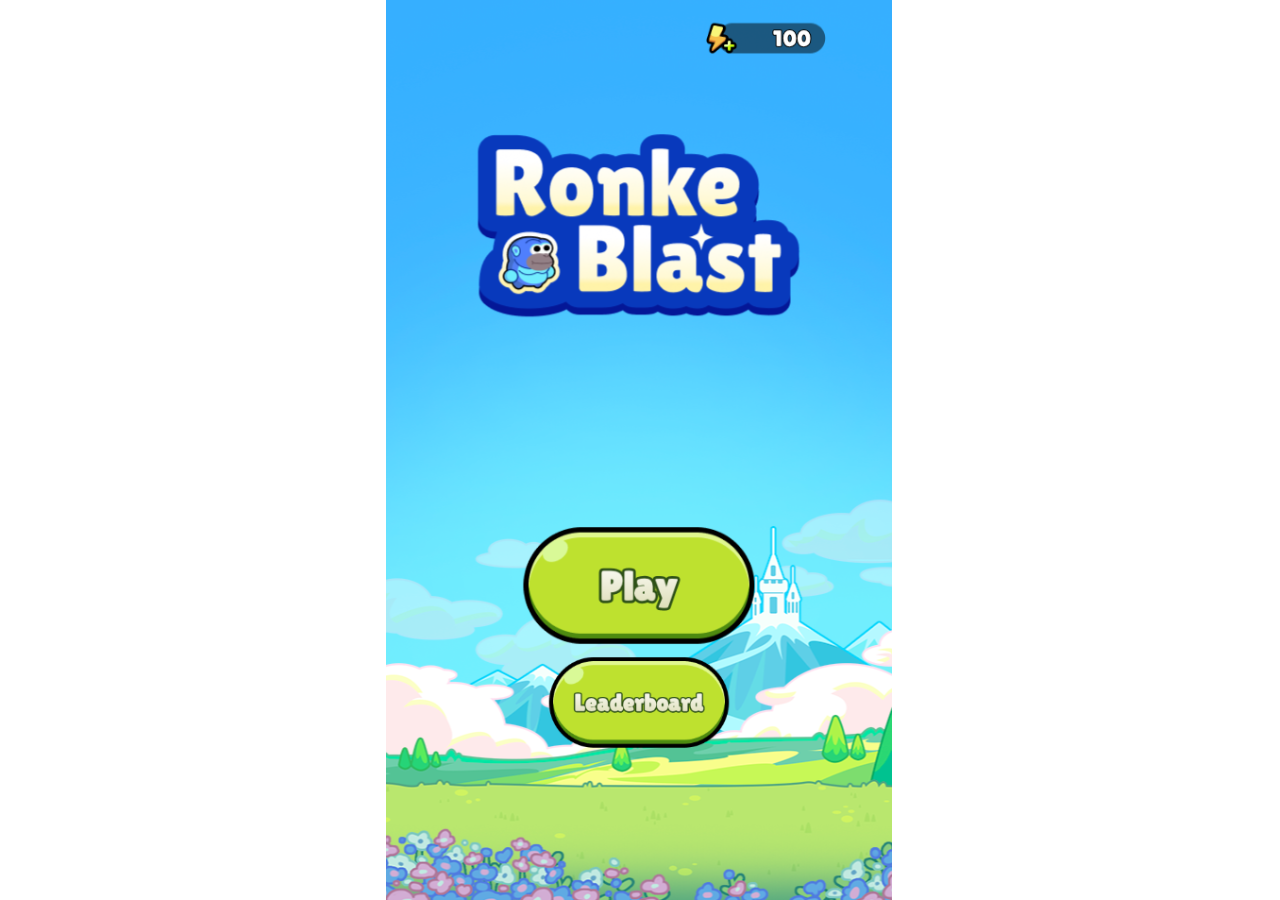
<file: index.html>
<!doctype html>
<html lang="en">
  <head>
    <meta charset="UTF-8" />
    <link rel="icon" type="image/svg+xml" href="/vite.svg" />
    <meta name="viewport" content="width=device-width, initial-scale=1.0" />
    <link rel="preload" href="/assets/font/LilitaOne-Regular.ttf" as="font" type="font/ttf" crossorigin />
    <title>Ronke Blast</title>
    <style>
      body {
        margin: 0;
        padding: 0;
        overflow: hidden;
      }
    </style>
    <script type="module" crossorigin src="/assets/index-DgEOrSyo.js"></script>
    <link rel="modulepreload" crossorigin href="/assets/phaser-DdsT-G5U.js">
    <link rel="stylesheet" crossorigin href="/assets/index-kyMGU2CG.css">
  </head>
  <body>
    <div id="game"></div>
  </body>
</html>
</file>
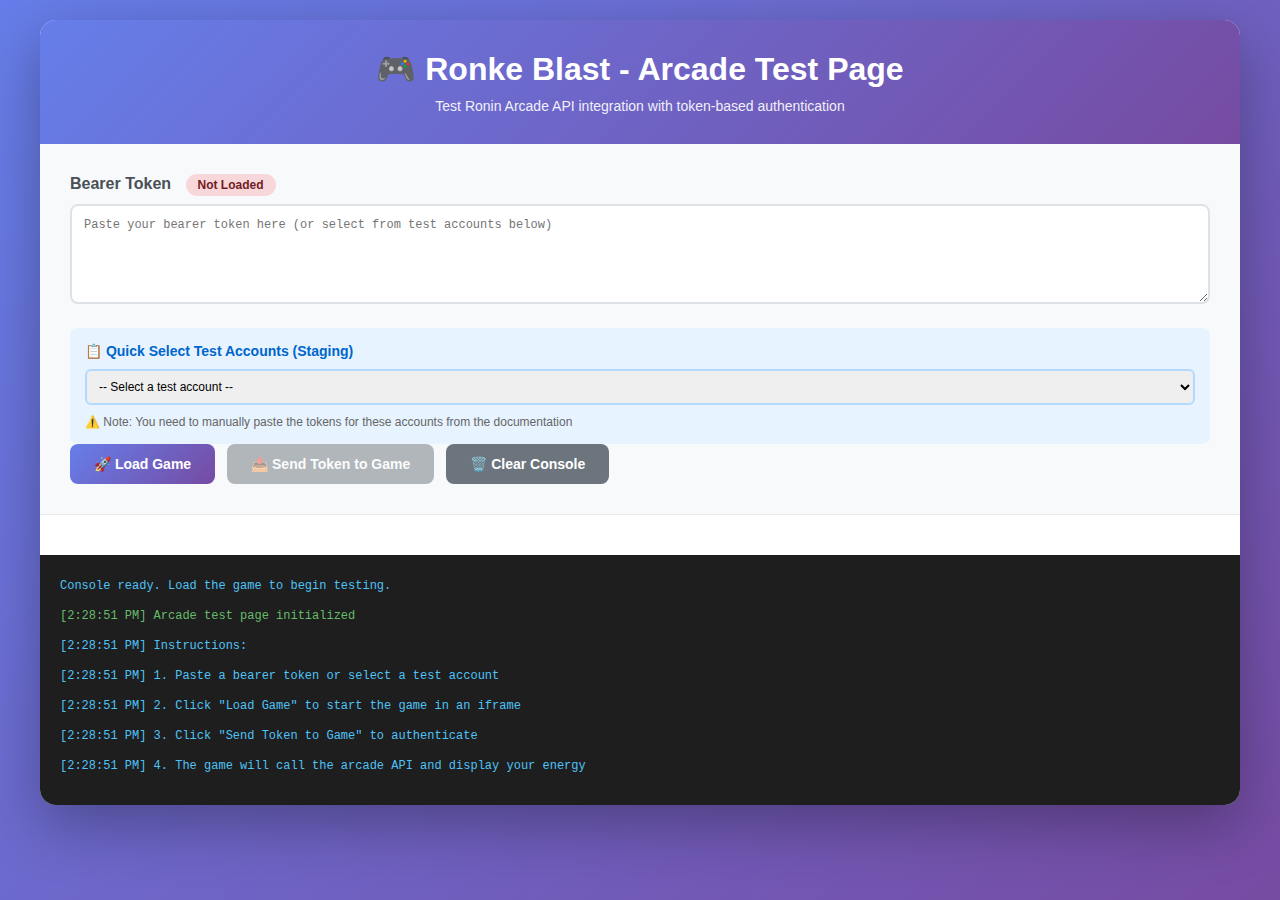
<file: test-arcade.html>
<!DOCTYPE html>
<html lang="en">
<head>
  <meta charset="UTF-8">
  <meta name="viewport" content="width=device-width, initial-scale=1.0">
  <title>Ronke Blast - Arcade Test Page</title>
  <style>
    * {
      margin: 0;
      padding: 0;
      box-sizing: border-box;
    }

    body {
      font-family: -apple-system, BlinkMacSystemFont, 'Segoe UI', Roboto, Oxygen, Ubuntu, Cantarell, sans-serif;
      background: linear-gradient(135deg, #667eea 0%, #764ba2 100%);
      min-height: 100vh;
      display: flex;
      flex-direction: column;
      align-items: center;
      padding: 20px;
    }

    .container {
      width: 100%;
      max-width: 1200px;
      background: white;
      border-radius: 16px;
      box-shadow: 0 20px 60px rgba(0, 0, 0, 0.3);
      overflow: hidden;
    }

    .header {
      background: linear-gradient(135deg, #667eea 0%, #764ba2 100%);
      color: white;
      padding: 30px;
      text-align: center;
    }

    .header h1 {
      font-size: 32px;
      margin-bottom: 10px;
    }

    .header p {
      opacity: 0.9;
      font-size: 14px;
    }

    .controls {
      padding: 30px;
      background: #f8f9fa;
      border-bottom: 1px solid #e9ecef;
    }

    .form-group {
      margin-bottom: 20px;
    }

    .form-group label {
      display: block;
      font-weight: 600;
      margin-bottom: 8px;
      color: #495057;
    }

    .form-group textarea {
      width: 100%;
      padding: 12px;
      border: 2px solid #dee2e6;
      border-radius: 8px;
      font-family: 'Courier New', monospace;
      font-size: 12px;
      resize: vertical;
      min-height: 100px;
      transition: border-color 0.2s;
    }

    .form-group textarea:focus {
      outline: none;
      border-color: #667eea;
    }

    .button-group {
      display: flex;
      gap: 12px;
    }

    button {
      padding: 12px 24px;
      background: linear-gradient(135deg, #667eea 0%, #764ba2 100%);
      color: white;
      border: none;
      border-radius: 8px;
      font-weight: 600;
      cursor: pointer;
      transition: transform 0.2s, box-shadow 0.2s;
      font-size: 14px;
    }

    button:hover {
      transform: translateY(-2px);
      box-shadow: 0 4px 12px rgba(102, 126, 234, 0.4);
    }

    button:active {
      transform: translateY(0);
    }

    button:disabled {
      opacity: 0.5;
      cursor: not-allowed;
    }

    button.secondary {
      background: #6c757d;
    }

    .test-accounts {
      background: #e7f3ff;
      padding: 15px;
      border-radius: 8px;
      margin-top: 15px;
    }

    .test-accounts h3 {
      font-size: 14px;
      margin-bottom: 10px;
      color: #0066cc;
    }

    .test-accounts select {
      width: 100%;
      padding: 8px;
      border: 2px solid #b3d9ff;
      border-radius: 6px;
      font-size: 12px;
      cursor: pointer;
    }

    .iframe-container {
      padding: 20px;
      background: #fff;
    }

    #gameFrame {
      width: 100%;
      height: 800px;
      border: 2px solid #dee2e6;
      border-radius: 8px;
      background: #000;
    }

    .console {
      background: #1e1e1e;
      color: #d4d4d4;
      padding: 20px;
      font-family: 'Courier New', monospace;
      font-size: 12px;
      max-height: 300px;
      overflow-y: auto;
    }

    .console-entry {
      margin-bottom: 8px;
      padding: 4px 0;
    }

    .console-entry.info {
      color: #4fc3f7;
    }

    .console-entry.error {
      color: #f44336;
    }

    .console-entry.success {
      color: #66bb6a;
    }

    .status {
      display: inline-block;
      padding: 4px 12px;
      border-radius: 12px;
      font-size: 12px;
      font-weight: 600;
      margin-left: 10px;
    }

    .status.connected {
      background: #d4edda;
      color: #155724;
    }

    .status.disconnected {
      background: #f8d7da;
      color: #721c24;
    }
  </style>
</head>
<body>
  <div class="container">
    <div class="header">
      <h1>🎮 Ronke Blast - Arcade Test Page</h1>
      <p>Test Ronin Arcade API integration with token-based authentication</p>
    </div>

    <div class="controls">
      <div class="form-group">
        <label for="tokenInput">
          Bearer Token
          <span id="connectionStatus" class="status disconnected">Not Loaded</span>
        </label>
        <textarea
          id="tokenInput"
          placeholder="Paste your bearer token here (or select from test accounts below)"
        ></textarea>
      </div>

      <div class="test-accounts">
        <h3>📋 Quick Select Test Accounts (Staging)</h3>
        <select id="testAccountSelect">
          <option value="">-- Select a test account --</option>
          <option value="roninarcadetest1">roninarcadetest1@yopmail.com</option>
          <option value="roninarcadetest2">roninarcadetest2@yopmail.com</option>
          <option value="roninarcadetest3">roninarcadetest3@yopmail.com</option>
        </select>
        <p style="margin-top: 10px; font-size: 12px; color: #666;">
          ⚠️ Note: You need to manually paste the tokens for these accounts from the documentation
        </p>
      </div>

      <div class="button-group">
        <button id="loadGameBtn">🚀 Load Game</button>
        <button id="sendTokenBtn" class="secondary" disabled>📤 Send Token to Game</button>
        <button id="clearConsoleBtn" class="secondary">🗑️ Clear Console</button>
      </div>
    </div>

    <div class="iframe-container">
      <iframe id="gameFrame" style="display:none;"></iframe>
    </div>

    <div class="console" id="console">
      <div class="console-entry info">Console ready. Load the game to begin testing.</div>
    </div>
  </div>

  <script>
    const tokenInput = document.getElementById('tokenInput');
    const loadGameBtn = document.getElementById('loadGameBtn');
    const sendTokenBtn = document.getElementById('sendTokenBtn');
    const clearConsoleBtn = document.getElementById('clearConsoleBtn');
    const gameFrame = document.getElementById('gameFrame');
    const consoleDiv = document.getElementById('console');
    const connectionStatus = document.getElementById('connectionStatus');
    const testAccountSelect = document.getElementById('testAccountSelect');

    let gameLoaded = false;

    function log(message, type = 'info') {
      const entry = document.createElement('div');
      entry.className = `console-entry ${type}`;
      const timestamp = new Date().toLocaleTimeString();
      entry.textContent = `[${timestamp}] ${message}`;
      consoleDiv.appendChild(entry);
      consoleDiv.scrollTop = consoleDiv.scrollHeight;
    }

    testAccountSelect.addEventListener('change', (e) => {
      if (e.target.value) {
        log(`Selected test account: ${e.target.value}@yopmail.com`, 'info');
        log('Please paste the corresponding token from the documentation', 'info');
      }
    });

    tokenInput.addEventListener('input', (e) => {
      const hasToken = e.target.value.trim().length > 0;
      if (hasToken) {
        connectionStatus.textContent = 'Token Ready';
        connectionStatus.className = 'status connected';
      } else {
        connectionStatus.textContent = 'No Token';
        connectionStatus.className = 'status disconnected';
      }
    });

    loadGameBtn.addEventListener('click', () => {
      log('Loading game...', 'info');
      gameFrame.src = window.location.origin;
      gameFrame.style.display = 'block';
      gameLoaded = true;
      sendTokenBtn.disabled = false;

      gameFrame.onload = () => {
        log('✓ Game loaded successfully', 'success');
        log('Click "Send Token to Game" to authenticate', 'info');
      };

      gameFrame.onerror = () => {
        log('✗ Failed to load game', 'error');
        gameLoaded = false;
        sendTokenBtn.disabled = true;
      };
    });

    sendTokenBtn.addEventListener('click', () => {
      const token = tokenInput.value.trim();

      if (!token) {
        log('✗ Error: No token provided', 'error');
        return;
      }

      if (!gameLoaded) {
        log('✗ Error: Game not loaded yet', 'error');
        return;
      }

      log('Sending token to game iframe...', 'info');

      try {
        gameFrame.contentWindow.postMessage({
          type: 'ARCADE_TOKEN',
          token: token
        }, '*');

        log('✓ Token sent successfully', 'success');
        log(`Token preview: ${token.substring(0, 50)}...`, 'info');
      } catch (error) {
        log(`✗ Error sending token: ${error.message}`, 'error');
      }
    });

    clearConsoleBtn.addEventListener('click', () => {
      consoleDiv.innerHTML = '<div class="console-entry info">Console cleared.</div>';
    });

    window.addEventListener('message', (event) => {
      if (event.source === gameFrame.contentWindow) {
        log(`← Message from game: ${JSON.stringify(event.data)}`, 'info');
      }
    });

    log('Arcade test page initialized', 'success');
    log('Instructions:', 'info');
    log('1. Paste a bearer token or select a test account', 'info');
    log('2. Click "Load Game" to start the game in an iframe', 'info');
    log('3. Click "Send Token to Game" to authenticate', 'info');
    log('4. The game will call the arcade API and display your energy', 'info');
  </script>
</body>
</html>
</file>
<file: assets/index-kyMGU2CG.css>
@font-face{font-family:LilitaOne;src:url(/assets/font/LilitaOne-Regular.ttf) format("truetype");font-weight:400;font-style:normal;font-display:block}:root{font-family:system-ui,Avenir,Helvetica,Arial,sans-serif;line-height:1.5;font-weight:400;color-scheme:light dark;color:#ffffffde;background-color:#242424;font-synthesis:none;text-rendering:optimizeLegibility;-webkit-font-smoothing:antialiased;-moz-osx-font-smoothing:grayscale}a{font-weight:500;color:#646cff;text-decoration:inherit}a:hover{color:#535bf2}body{margin:0;padding:0;overflow:hidden}h1{font-size:3.2em;line-height:1.1}#app{max-width:1280px;margin:0 auto;padding:2rem;text-align:center}.logo{height:6em;padding:1.5em;will-change:filter;transition:filter .3s}.logo:hover{filter:drop-shadow(0 0 2em #646cffaa)}.logo.vanilla:hover{filter:drop-shadow(0 0 2em #3178c6aa)}.card{padding:2em}.read-the-docs{color:#888}button{border-radius:8px;border:1px solid transparent;padding:.6em 1.2em;font-size:1em;font-weight:500;font-family:inherit;background-color:#1a1a1a;cursor:pointer;transition:border-color .25s}button:hover{border-color:#646cff}button:focus,button:focus-visible{outline:4px auto -webkit-focus-ring-color}@media(prefers-color-scheme:light){:root{color:#213547;background-color:#fff}a:hover{color:#747bff}button{background-color:#f9f9f9}}
</file>
